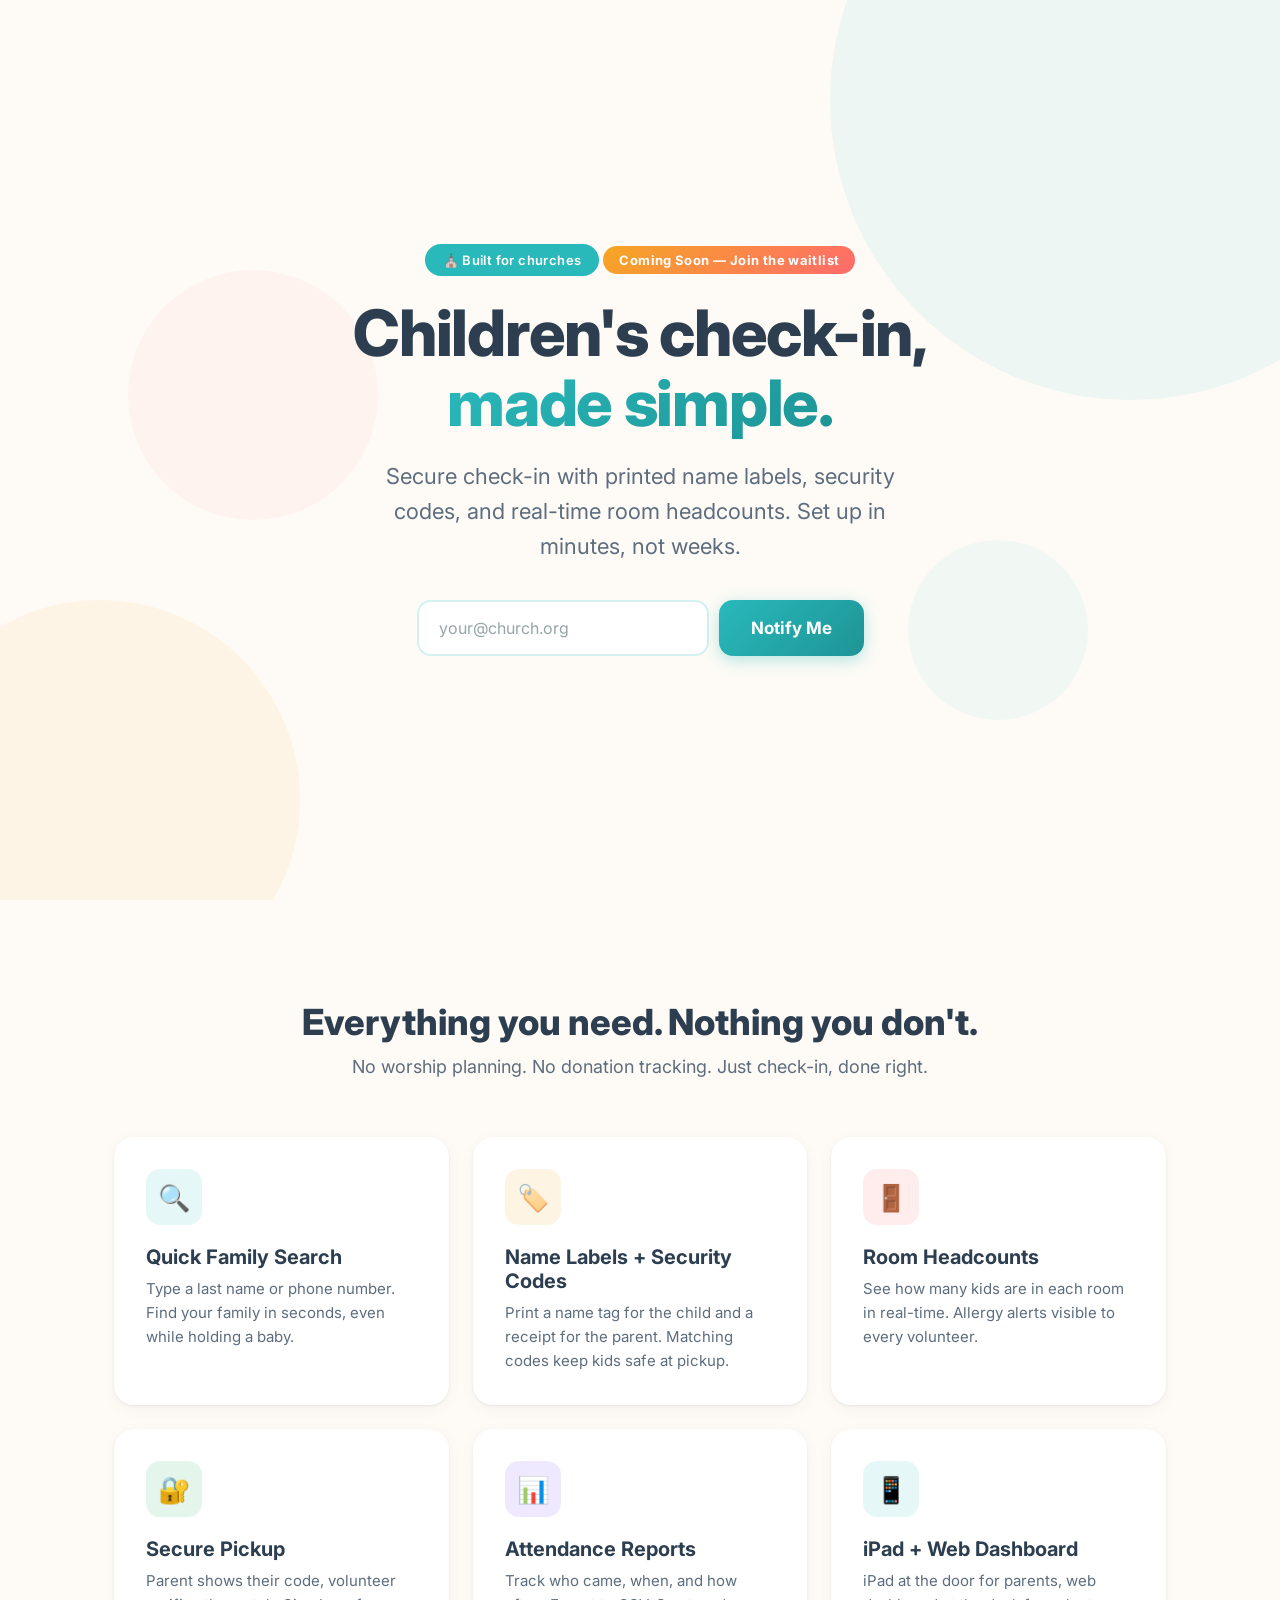
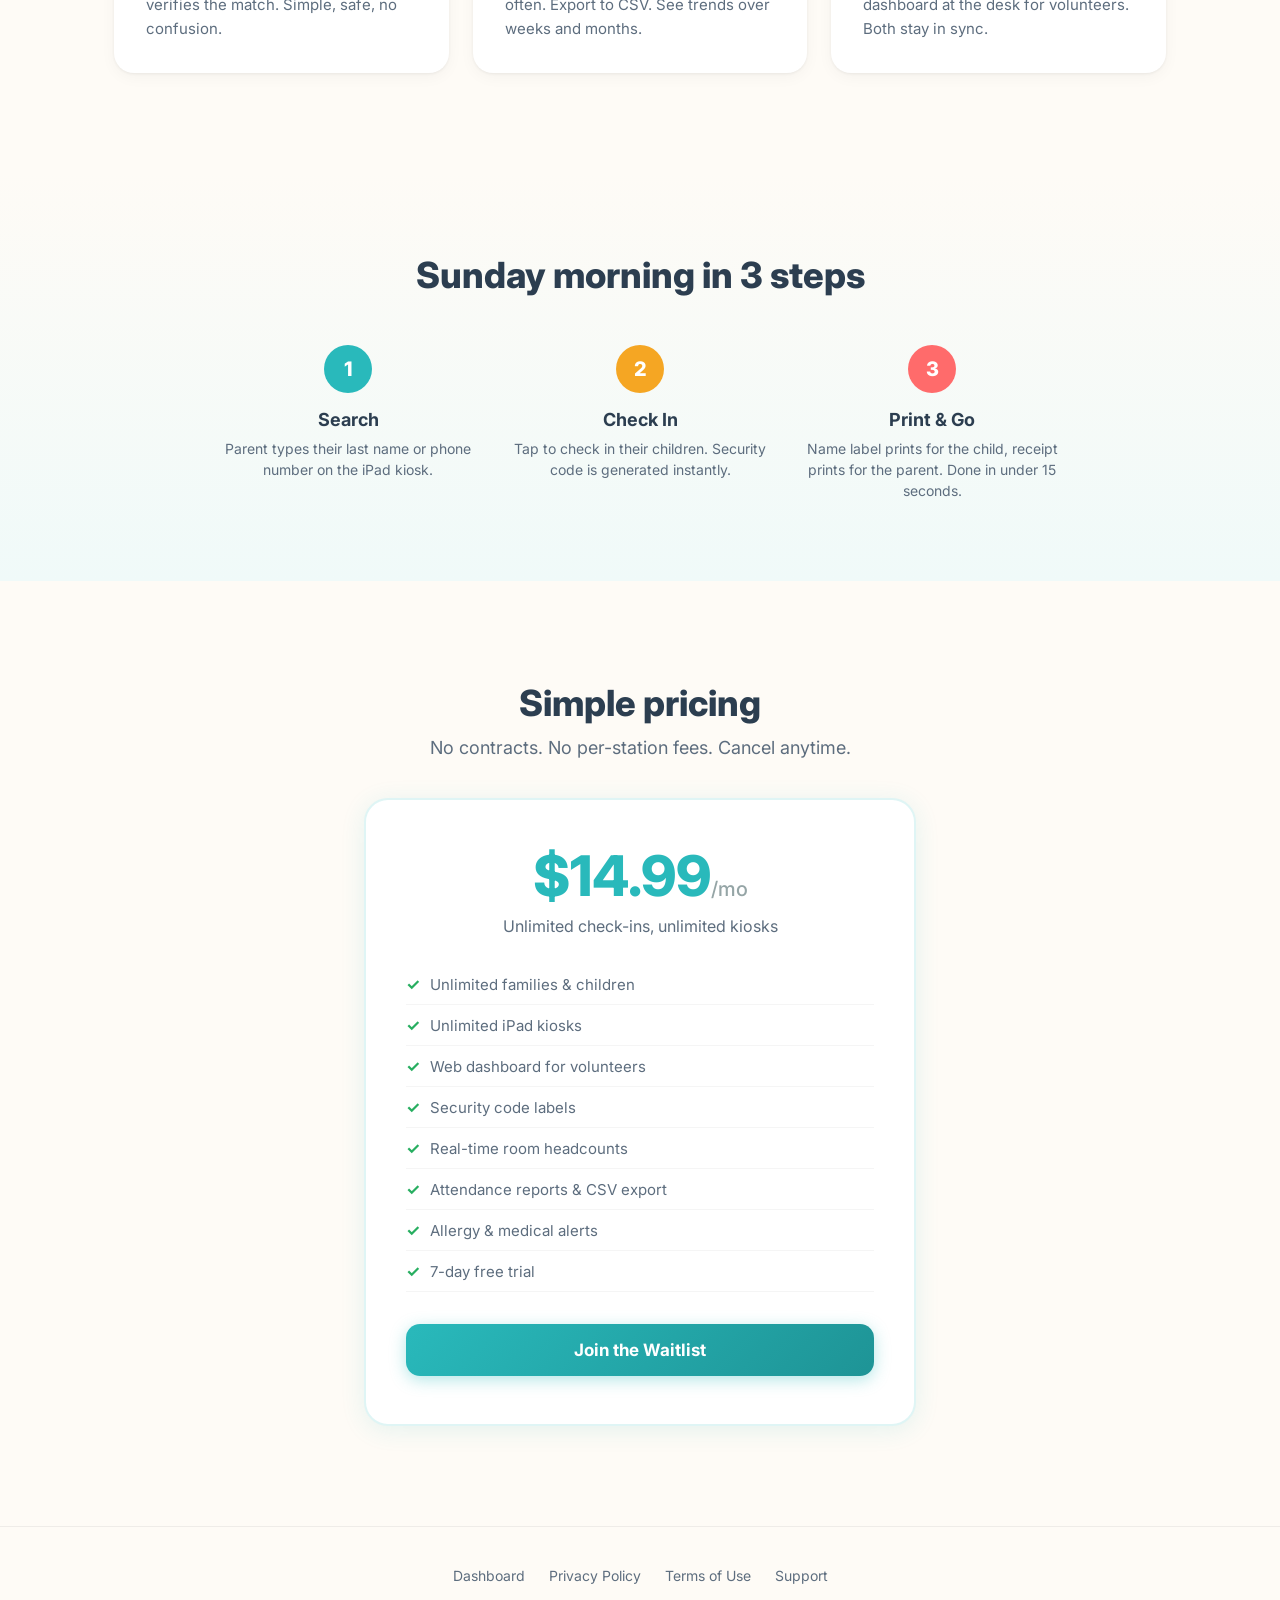
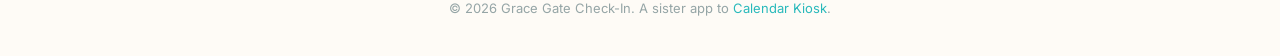
<file: public/index.html>
<!DOCTYPE html>
<html lang="en">
<head>
<meta charset="utf-8">
<meta name="viewport" content="width=device-width, initial-scale=1">
<title>Grace Gate Check-In — Simple Children's Check-In for Churches</title>
<link href="https://fonts.googleapis.com/css2?family=Inter:wght@400;500;600;700;800&display=swap" rel="stylesheet">
<style>
  :root {
    --primary: #29B9BB;
    --primary-dark: #1E9496;
    --secondary: #F5A623;
    --coral: #FF6B6B;
    --bg: #FEFBF6;
    --surface: #FFFFFF;
    --text: #2C3E50;
    --text-secondary: #5D6D7E;
    --text-muted: #95A5A6;
    --success: #27AE60;
  }

  * { margin: 0; padding: 0; box-sizing: border-box; }

  body {
    font-family: 'Inter', -apple-system, sans-serif;
    background: var(--bg);
    color: var(--text);
    overflow-x: hidden;
  }

  /* ===== Hero ===== */
  .hero {
    position: relative;
    min-height: 100vh;
    display: flex;
    align-items: center;
    justify-content: center;
    text-align: center;
    padding: 40px 24px;
    overflow: hidden;
  }

  .hero-bg {
    position: absolute;
    inset: 0;
    z-index: 0;
  }

  .hero-bg .circle {
    position: absolute;
    border-radius: 50%;
    opacity: 0.08;
  }

  .hero-bg .c1 { width: 600px; height: 600px; background: var(--primary); top: -200px; right: -150px; }
  .hero-bg .c2 { width: 400px; height: 400px; background: var(--secondary); bottom: -100px; left: -100px; }
  .hero-bg .c3 { width: 250px; height: 250px; background: var(--coral); top: 30%; left: 10%; opacity: 0.05; }
  .hero-bg .c4 { width: 180px; height: 180px; background: var(--primary); bottom: 20%; right: 15%; opacity: 0.06; }

  .hero-content {
    position: relative;
    z-index: 1;
    max-width: 700px;
  }

  .hero-badge {
    display: inline-flex;
    align-items: center;
    gap: 8px;
    padding: 8px 18px;
    background: var(--primary);
    color: white;
    border-radius: 30px;
    font-size: 13px;
    font-weight: 600;
    letter-spacing: 0.03em;
    margin-bottom: 12px;
  }

  .coming-soon-badge {
    display: inline-block;
    padding: 6px 16px;
    background: linear-gradient(135deg, var(--secondary), var(--coral));
    color: white;
    border-radius: 20px;
    font-size: 13px;
    font-weight: 700;
    letter-spacing: 0.03em;
    margin-bottom: 24px;
  }

  .waitlist-form {
    display: flex;
    gap: 10px;
    justify-content: center;
    flex-wrap: wrap;
    max-width: 460px;
    margin: 0 auto;
  }

  .waitlist-form input[type="email"] {
    flex: 1;
    min-width: 220px;
    padding: 16px 20px;
    border-radius: 14px;
    border: 2px solid rgba(41, 185, 187, 0.2);
    font-size: 16px;
    font-family: inherit;
    background: var(--surface);
    color: var(--text);
    outline: none;
    transition: border-color 0.2s;
  }

  .waitlist-form input[type="email"]:focus {
    border-color: var(--primary);
  }

  .waitlist-form input[type="email"]::placeholder {
    color: var(--text-muted);
  }

  .hero-sub-note {
    font-size: 14px;
    color: var(--text-muted);
    margin-top: 16px;
  }

  .hero h1 {
    font-size: clamp(40px, 6vw, 64px);
    font-weight: 800;
    line-height: 1.1;
    margin-bottom: 20px;
    letter-spacing: -0.02em;
  }

  .hero h1 .highlight {
    background: linear-gradient(135deg, var(--primary), var(--primary-dark));
    -webkit-background-clip: text;
    -webkit-text-fill-color: transparent;
    background-clip: text;
  }

  .hero p {
    font-size: clamp(18px, 2.5vw, 22px);
    color: var(--text-secondary);
    line-height: 1.6;
    margin-bottom: 36px;
    max-width: 560px;
    margin-left: auto;
    margin-right: auto;
  }

  .hero-actions {
    display: flex;
    gap: 16px;
    justify-content: center;
    flex-wrap: wrap;
  }

  .btn {
    display: inline-flex;
    align-items: center;
    gap: 8px;
    padding: 16px 32px;
    border-radius: 14px;
    font-size: 17px;
    font-weight: 700;
    font-family: inherit;
    text-decoration: none;
    border: none;
    cursor: pointer;
    transition: transform 0.2s, box-shadow 0.2s;
  }

  .btn:hover { transform: translateY(-2px); }

  .btn-primary {
    background: linear-gradient(135deg, var(--primary), var(--primary-dark));
    color: white;
    box-shadow: 0 4px 16px rgba(41, 185, 187, 0.35);
  }

  .btn-primary:hover { box-shadow: 0 6px 24px rgba(41, 185, 187, 0.45); }

  .btn-secondary {
    background: var(--surface);
    color: var(--text);
    border: 2px solid rgba(41, 185, 187, 0.2);
    box-shadow: 0 2px 8px rgba(0,0,0,0.06);
  }

  .btn-secondary:hover { border-color: var(--primary); }

  /* ===== Features ===== */
  .features {
    padding: 100px 24px;
    max-width: 1100px;
    margin: 0 auto;
  }

  .features-header {
    text-align: center;
    margin-bottom: 60px;
  }

  .features-header h2 {
    font-size: 36px;
    font-weight: 800;
    margin-bottom: 12px;
  }

  .features-header p {
    font-size: 18px;
    color: var(--text-secondary);
  }

  .features-grid {
    display: grid;
    grid-template-columns: repeat(auto-fit, minmax(300px, 1fr));
    gap: 24px;
  }

  .feature-card {
    background: var(--surface);
    border-radius: 20px;
    padding: 32px;
    box-shadow: 0 1px 3px rgba(0,0,0,0.06), 0 4px 16px rgba(0,0,0,0.04);
    transition: transform 0.2s, box-shadow 0.2s;
  }

  .feature-card:hover {
    transform: translateY(-4px);
    box-shadow: 0 8px 32px rgba(0,0,0,0.08);
  }

  .feature-icon {
    width: 56px;
    height: 56px;
    border-radius: 14px;
    display: flex;
    align-items: center;
    justify-content: center;
    font-size: 26px;
    margin-bottom: 20px;
  }

  .feature-card h3 {
    font-size: 20px;
    font-weight: 700;
    margin-bottom: 8px;
  }

  .feature-card p {
    font-size: 15px;
    color: var(--text-secondary);
    line-height: 1.6;
  }

  /* ===== How It Works ===== */
  .how-it-works {
    padding: 80px 24px;
    background: linear-gradient(180deg, var(--bg) 0%, #F0FAF9 100%);
  }

  .how-it-works-inner {
    max-width: 900px;
    margin: 0 auto;
    text-align: center;
  }

  .how-it-works h2 {
    font-size: 36px;
    font-weight: 800;
    margin-bottom: 48px;
  }

  .steps {
    display: flex;
    gap: 32px;
    justify-content: center;
    flex-wrap: wrap;
  }

  .step {
    flex: 1;
    min-width: 200px;
    max-width: 260px;
    text-align: center;
  }

  .step-number {
    width: 48px;
    height: 48px;
    border-radius: 50%;
    display: flex;
    align-items: center;
    justify-content: center;
    font-size: 20px;
    font-weight: 800;
    color: white;
    margin: 0 auto 16px;
  }

  .step h3 {
    font-size: 18px;
    font-weight: 700;
    margin-bottom: 8px;
  }

  .step p {
    font-size: 14px;
    color: var(--text-secondary);
    line-height: 1.5;
  }

  /* ===== Pricing ===== */
  .pricing {
    padding: 100px 24px;
    text-align: center;
    max-width: 600px;
    margin: 0 auto;
  }

  .pricing h2 {
    font-size: 36px;
    font-weight: 800;
    margin-bottom: 12px;
  }

  .pricing > p {
    font-size: 18px;
    color: var(--text-secondary);
    margin-bottom: 40px;
  }

  .price-card {
    background: var(--surface);
    border-radius: 24px;
    padding: 48px 40px;
    box-shadow: 0 4px 24px rgba(41, 185, 187, 0.12);
    border: 2px solid rgba(41, 185, 187, 0.15);
  }

  .price-amount {
    font-size: 56px;
    font-weight: 800;
    color: var(--primary);
    line-height: 1;
  }

  .price-amount span {
    font-size: 20px;
    font-weight: 500;
    color: var(--text-muted);
  }

  .price-desc {
    font-size: 16px;
    color: var(--text-secondary);
    margin: 12px 0 28px;
  }

  .price-features {
    list-style: none;
    text-align: left;
    margin-bottom: 32px;
  }

  .price-features li {
    padding: 10px 0;
    font-size: 15px;
    color: var(--text-secondary);
    display: flex;
    align-items: center;
    gap: 10px;
    border-bottom: 1px solid rgba(0,0,0,0.04);
  }

  .price-features li::before {
    content: '✓';
    color: var(--success);
    font-weight: 700;
    font-size: 16px;
  }

  /* ===== Footer ===== */
  .footer {
    padding: 40px 24px;
    text-align: center;
    border-top: 1px solid rgba(0,0,0,0.06);
  }

  .footer-links {
    display: flex;
    gap: 24px;
    justify-content: center;
    margin-bottom: 16px;
  }

  .footer-links a {
    font-size: 14px;
    color: var(--text-secondary);
    text-decoration: none;
  }

  .footer-links a:hover { color: var(--primary); }

  .footer p {
    font-size: 13px;
    color: var(--text-muted);
  }

  /* ===== Responsive ===== */
  @media (max-width: 768px) {
    .features-grid { grid-template-columns: 1fr; }
    .steps { flex-direction: column; align-items: center; }
    .hero-actions { flex-direction: column; align-items: center; }
    .price-card { padding: 32px 24px; }
  }
</style>
</head>
<body>

<!-- Hero -->
<section class="hero">
  <div class="hero-bg">
    <div class="circle c1"></div>
    <div class="circle c2"></div>
    <div class="circle c3"></div>
    <div class="circle c4"></div>
  </div>
  <div class="hero-content">
    <div class="hero-badge">⛪ Built for churches</div>
    <div class="coming-soon-badge">Coming Soon — Join the waitlist</div>
    <h1>Children's check-in,<br><span class="highlight">made simple.</span></h1>
    <p>Secure check-in with printed name labels, security codes, and real-time room headcounts. Set up in minutes, not weeks.</p>
    <div class="hero-actions">
      <form class="waitlist-form" onsubmit="return handleWaitlist(event)">
        <input type="email" id="waitlist-email" placeholder="your@church.org" required>
        <button type="submit" class="btn btn-primary">Notify Me</button>
      </form>
      <div id="waitlist-success" style="display:none;">
        <div style="background:rgba(39,174,96,0.1);color:var(--success);padding:14px 24px;border-radius:12px;font-weight:600;font-size:15px;">
          ✓ You're on the list! We'll email you when Grace Gate Check-In is ready.
        </div>
      </div>
    </div>
  </div>
</section>

<!-- Features -->
<section class="features">
  <div class="features-header">
    <h2>Everything you need. Nothing you don't.</h2>
    <p>No worship planning. No donation tracking. Just check-in, done right.</p>
  </div>
  <div class="features-grid">
    <div class="feature-card">
      <div class="feature-icon" style="background:rgba(41,185,187,0.12)">🔍</div>
      <h3>Quick Family Search</h3>
      <p>Type a last name or phone number. Find your family in seconds, even while holding a baby.</p>
    </div>
    <div class="feature-card">
      <div class="feature-icon" style="background:rgba(245,166,35,0.12)">🏷️</div>
      <h3>Name Labels + Security Codes</h3>
      <p>Print a name tag for the child and a receipt for the parent. Matching codes keep kids safe at pickup.</p>
    </div>
    <div class="feature-card">
      <div class="feature-icon" style="background:rgba(255,107,107,0.12)">🚪</div>
      <h3>Room Headcounts</h3>
      <p>See how many kids are in each room in real-time. Allergy alerts visible to every volunteer.</p>
    </div>
    <div class="feature-card">
      <div class="feature-icon" style="background:rgba(39,174,96,0.12)">🔐</div>
      <h3>Secure Pickup</h3>
      <p>Parent shows their code, volunteer verifies the match. Simple, safe, no confusion.</p>
    </div>
    <div class="feature-card">
      <div class="feature-icon" style="background:rgba(124,77,255,0.12)">📊</div>
      <h3>Attendance Reports</h3>
      <p>Track who came, when, and how often. Export to CSV. See trends over weeks and months.</p>
    </div>
    <div class="feature-card">
      <div class="feature-icon" style="background:rgba(41,185,187,0.12)">📱</div>
      <h3>iPad + Web Dashboard</h3>
      <p>iPad at the door for parents, web dashboard at the desk for volunteers. Both stay in sync.</p>
    </div>
  </div>
</section>

<!-- How It Works -->
<section class="how-it-works">
  <div class="how-it-works-inner">
    <h2>Sunday morning in 3 steps</h2>
    <div class="steps">
      <div class="step">
        <div class="step-number" style="background:var(--primary)">1</div>
        <h3>Search</h3>
        <p>Parent types their last name or phone number on the iPad kiosk.</p>
      </div>
      <div class="step">
        <div class="step-number" style="background:var(--secondary)">2</div>
        <h3>Check In</h3>
        <p>Tap to check in their children. Security code is generated instantly.</p>
      </div>
      <div class="step">
        <div class="step-number" style="background:var(--coral)">3</div>
        <h3>Print & Go</h3>
        <p>Name label prints for the child, receipt prints for the parent. Done in under 15 seconds.</p>
      </div>
    </div>
  </div>
</section>

<!-- Pricing -->
<section class="pricing">
  <h2>Simple pricing</h2>
  <p>No contracts. No per-station fees. Cancel anytime.</p>
  <div class="price-card">
    <div class="price-amount">$14.99<span>/mo</span></div>
    <div class="price-desc">Unlimited check-ins, unlimited kiosks</div>
    <ul class="price-features">
      <li>Unlimited families & children</li>
      <li>Unlimited iPad kiosks</li>
      <li>Web dashboard for volunteers</li>
      <li>Security code labels</li>
      <li>Real-time room headcounts</li>
      <li>Attendance reports & CSV export</li>
      <li>Allergy & medical alerts</li>
      <li>7-day free trial</li>
    </ul>
    <a href="#" class="btn btn-primary" style="width:100%;justify-content:center;" onclick="document.getElementById('waitlist-email').focus();window.scrollTo({top:0,behavior:'smooth'});return false;">Join the Waitlist</a>
  </div>
</section>

<!-- Footer -->
<footer class="footer">
  <div class="footer-links">
    <a href="/pair.html">Dashboard</a>
    <a href="#">Privacy Policy</a>
    <a href="#">Terms of Use</a>
    <a href="#">Support</a>
  </div>
  <p>&copy; 2026 Grace Gate Check-In. A sister app to <a href="https://calendarkiosk.app" style="color:var(--primary);text-decoration:none;">Calendar Kiosk</a>.</p>
</footer>

<script>
async function handleWaitlist(e) {
  e.preventDefault();
  const email = document.getElementById('waitlist-email').value;
  const btn = e.target.querySelector('button');
  btn.textContent = 'Sending...';
  btn.disabled = true;
  try {
    await fetch('/api/waitlist', {
      method: 'POST',
      headers: { 'Content-Type': 'application/json' },
      body: JSON.stringify({ email })
    });
  } catch {}
  document.querySelector('.waitlist-form').style.display = 'none';
  document.getElementById('waitlist-success').style.display = 'block';
  return false;
}
</script>
</body>
</html>
</file>
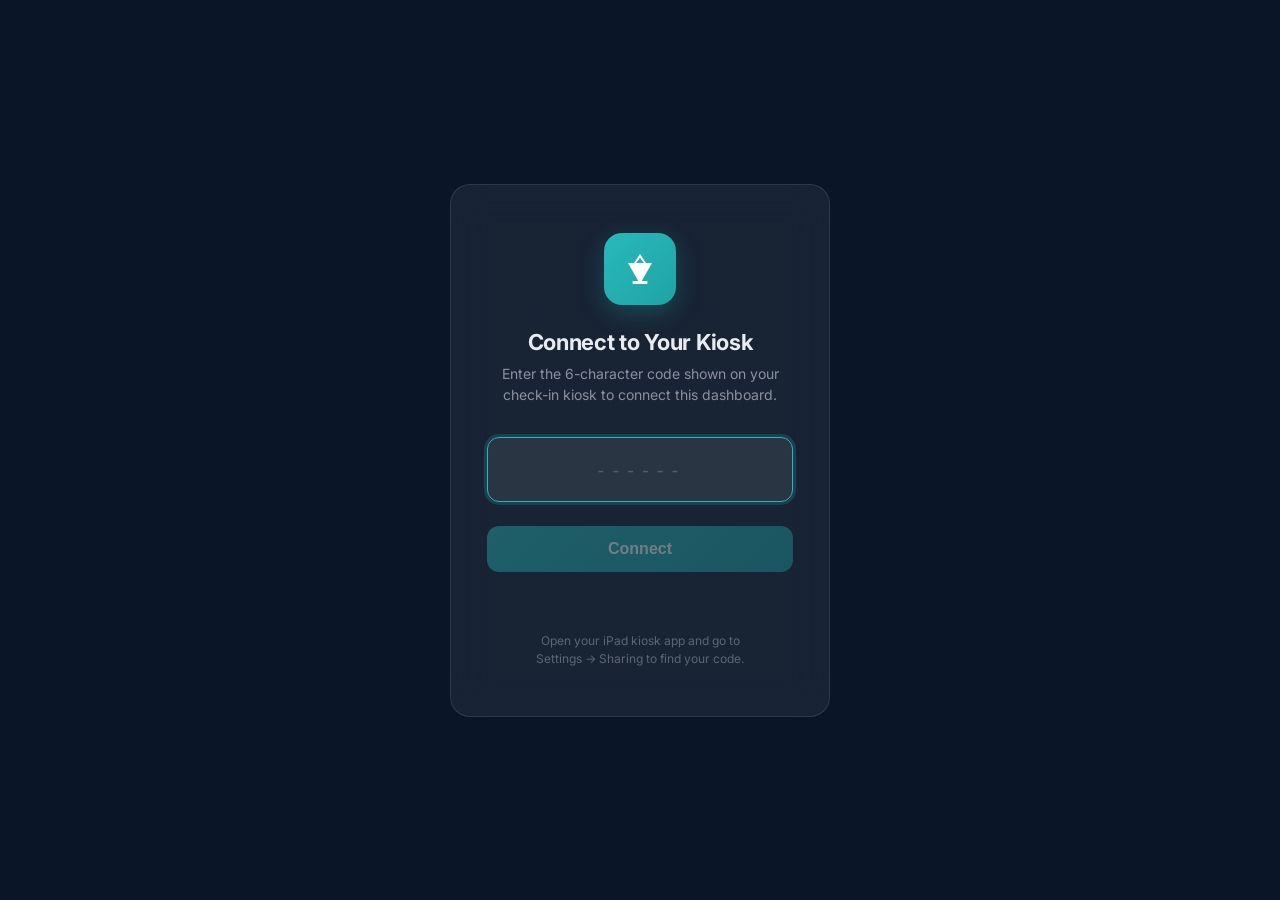
<file: public/pair.html>
<!DOCTYPE html>
<html lang="en">
<head>
  <meta charset="UTF-8">
  <meta name="viewport" content="width=device-width, initial-scale=1.0">
  <title>Connect — Grace Gate Check-In</title>
  <link rel="preconnect" href="https://fonts.googleapis.com">
  <link rel="preconnect" href="https://fonts.gstatic.com" crossorigin>
  <link href="https://fonts.googleapis.com/css2?family=Inter:wght@400;500;600;700&display=swap" rel="stylesheet">
  <style>
    *, *::before, *::after { margin: 0; padding: 0; box-sizing: border-box; }

    body {
      font-family: 'Inter', -apple-system, BlinkMacSystemFont, 'Segoe UI', Roboto, sans-serif;
      background: #0a1628;
      min-height: 100vh;
      display: flex;
      align-items: center;
      justify-content: center;
      color: #E8ECF0;
      -webkit-font-smoothing: antialiased;
    }

    .pair-container {
      width: 100%;
      max-width: 420px;
      padding: 20px;
    }

    .pair-card {
      background: rgba(255, 255, 255, 0.06);
      border: 1px solid rgba(255, 255, 255, 0.1);
      border-radius: 20px;
      padding: 48px 36px;
      text-align: center;
      backdrop-filter: blur(20px);
      -webkit-backdrop-filter: blur(20px);
    }

    .pair-icon {
      width: 72px;
      height: 72px;
      border-radius: 18px;
      background: linear-gradient(135deg, #29B9BB, #1FA3A5);
      display: flex;
      align-items: center;
      justify-content: center;
      margin: 0 auto 24px;
      box-shadow: 0 8px 24px rgba(41, 185, 187, 0.25);
    }

    .pair-icon svg {
      width: 36px;
      height: 36px;
      fill: white;
    }

    h1 {
      font-size: 22px;
      font-weight: 700;
      margin-bottom: 8px;
      letter-spacing: -0.3px;
    }

    .pair-subtitle {
      font-size: 14px;
      color: rgba(255, 255, 255, 0.5);
      margin-bottom: 32px;
      line-height: 1.5;
    }

    .code-input-group {
      margin-bottom: 24px;
    }

    .code-input {
      width: 100%;
      padding: 16px 20px;
      font-size: 28px;
      font-weight: 700;
      font-family: 'SF Mono', 'Fira Code', 'Courier New', monospace;
      letter-spacing: 8px;
      text-align: center;
      text-transform: uppercase;
      background: rgba(255, 255, 255, 0.08);
      border: 1.5px solid rgba(255, 255, 255, 0.15);
      border-radius: 12px;
      color: white;
      outline: none;
      transition: border-color 0.2s ease, box-shadow 0.2s ease;
    }

    .code-input:focus {
      border-color: #29B9BB;
      box-shadow: 0 0 0 3px rgba(41, 185, 187, 0.2);
    }

    .code-input::placeholder {
      color: rgba(255, 255, 255, 0.2);
      letter-spacing: 4px;
      font-size: 18px;
      font-weight: 500;
    }

    .btn-connect {
      width: 100%;
      padding: 14px 24px;
      font-size: 16px;
      font-weight: 600;
      color: white;
      background: linear-gradient(135deg, #29B9BB, #1FA3A5);
      border: none;
      border-radius: 12px;
      cursor: pointer;
      transition: transform 0.15s ease, box-shadow 0.15s ease;
      box-shadow: 0 4px 12px rgba(41, 185, 187, 0.3);
    }

    .btn-connect:hover {
      transform: translateY(-1px);
      box-shadow: 0 6px 16px rgba(41, 185, 187, 0.4);
    }

    .btn-connect:active {
      transform: translateY(0);
    }

    .btn-connect:disabled {
      opacity: 0.4;
      cursor: not-allowed;
      transform: none;
      box-shadow: none;
    }

    .error-msg {
      color: #FF6B6B;
      font-size: 13px;
      margin-top: 12px;
      min-height: 20px;
    }

    .pair-footer {
      margin-top: 28px;
      font-size: 12px;
      color: rgba(255, 255, 255, 0.3);
      line-height: 1.5;
    }

    @media (max-width: 480px) {
      .pair-card {
        padding: 36px 24px;
      }
      .code-input {
        font-size: 24px;
        letter-spacing: 6px;
      }
    }
  </style>
</head>
<body>
  <div class="pair-container">
    <div class="pair-card">
      <div class="pair-icon">
        <svg viewBox="0 0 24 24" fill="white" stroke="none">
          <path d="M12 2L8 8H4l8 14 8-14h-4L12 2zM12 4.5L14.5 8h-5L12 4.5z"/>
          <rect x="11" y="16" width="2" height="4" rx="0.5"/>
          <rect x="7" y="20" width="10" height="2" rx="0.5"/>
        </svg>
      </div>
      <h1>Connect to Your Kiosk</h1>
      <p class="pair-subtitle">Enter the 6-character code shown on your check-in kiosk to connect this dashboard.</p>

      <div class="code-input-group">
        <input
          type="text"
          class="code-input"
          id="pairingCode"
          maxlength="6"
          placeholder="------"
          autocomplete="off"
          autocapitalize="characters"
          spellcheck="false"
        >
      </div>

      <button class="btn-connect" id="connectBtn" disabled>Connect</button>
      <div class="error-msg" id="errorMsg"></div>

      <p class="pair-footer">
        Open your iPad kiosk app and go to<br>Settings &rarr; Sharing to find your code.
      </p>
    </div>
  </div>

  <script>
    // Redirect if already paired
    (function () {
      const deviceId = localStorage.getItem('ck_kioskDeviceId');
      const name = localStorage.getItem('ck_kioskName');
      const code = localStorage.getItem('ck_pairingCode');
      if (deviceId && name && code) {
        window.location.href = '/dashboard';
        return;
      }
    })();

    const codeInput = document.getElementById('pairingCode');
    const connectBtn = document.getElementById('connectBtn');
    const errorMsg = document.getElementById('errorMsg');

    // Auto-uppercase and enable button when 6 chars entered
    codeInput.addEventListener('input', () => {
      codeInput.value = codeInput.value.toUpperCase().replace(/[^A-Z0-9]/g, '');
      connectBtn.disabled = codeInput.value.length !== 6;
      errorMsg.textContent = '';
    });

    // Enter key
    codeInput.addEventListener('keydown', (e) => {
      if (e.key === 'Enter' && codeInput.value.length === 6) {
        connect();
      }
    });

    connectBtn.addEventListener('click', connect);

    async function connect() {
      const code = codeInput.value.trim().toUpperCase();
      if (code.length !== 6) return;

      connectBtn.disabled = true;
      connectBtn.textContent = 'Connecting...';
      errorMsg.textContent = '';

      try {
        // POC: mock pairing — any 6-char code succeeds
        // In production, this will query CloudKit for a KioskPairing record
        // matching the code and retrieve the real kioskDeviceId / kioskName.
        await new Promise((resolve) => setTimeout(resolve, 800));

        localStorage.setItem('ck_kioskDeviceId', 'mock-device-' + code);
        localStorage.setItem('ck_kioskName', 'Demo Church');
        localStorage.setItem('ck_pairingCode', code);

        window.location.href = '/dashboard';
      } catch (err) {
        errorMsg.textContent = 'Failed to connect. Check the code and try again.';
        connectBtn.disabled = false;
        connectBtn.textContent = 'Connect';
      }
    }

    // Auto-focus
    codeInput.focus();
  </script>
</body>
</html>
</file>
